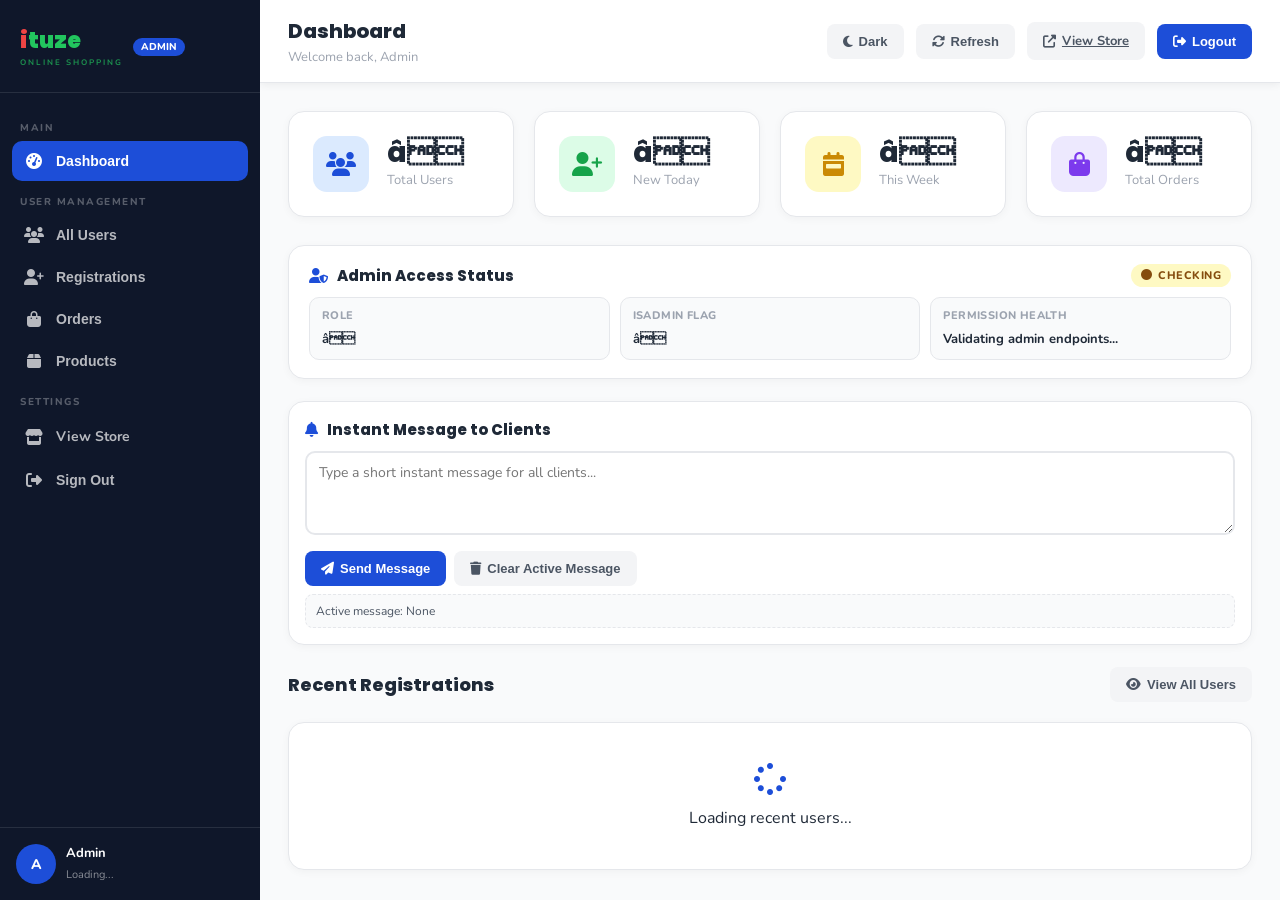
<file: public/admin.html>
<!DOCTYPE html>
<html lang="en">
<head>
  <meta charset="UTF-8" />
  <meta name="viewport" content="width=device-width, initial-scale=1.0" />
  <title>Admin Dashboard â Ituze Online Shopping</title>
  <meta name="robots" content="noindex, nofollow" />
  <link href="https://fonts.googleapis.com/css2?family=Nunito:wght@400;600;700;800;900&family=Poppins:wght@400;600;700;800&display=swap" rel="stylesheet" />
  <link rel="stylesheet" href="https://cdnjs.cloudflare.com/ajax/libs/font-awesome/6.5.0/css/all.min.css" />
  <style>
    *, *::before, *::after { box-sizing: border-box; margin: 0; padding: 0; }
    :root {
      --blue: #1d4ed8; --blue-light: #3b82f6; --blue-dark: #1e3a8a;
      --green: #16a34a; --red: #dc2626; --orange: #f59e0b;
      --gray-50: #f9fafb; --gray-100: #f3f4f6; --gray-200: #e5e7eb;
      --gray-400: #9ca3af; --gray-600: #4b5563; --gray-800: #1f2937;
      --sidebar-bg: #0f172a; --sidebar-width: 260px;
    }
    body { font-family: 'Nunito', sans-serif; background: var(--gray-50); color: var(--gray-800); min-height: 100vh; }

    body.dark-mode {
      --gray-50: #0b1220;
      --gray-100: #111a2d;
      --gray-200: #23314f;
      --gray-400: #9fb0cf;
      --gray-600: #d4dded;
      --gray-800: #ecf3ff;
      background: #0b1220;
      color: #ecf3ff;
    }
    body.dark-mode .main-content,
    body.dark-mode .topbar,
    body.dark-mode .page,
    body.dark-mode .stat-card,
    body.dark-mode .admin-access-card,
    body.dark-mode .instant-message-card,
    body.dark-mode .table-wrap,
    body.dark-mode .modal-content,
    body.dark-mode .form-grid,
    body.dark-mode .empty-state { background: #111a2d; color: #ecf3ff; border-color: #23314f; }
    body.dark-mode .data-table th { background: #0f172a; color: #9fb0cf; border-bottom-color: #23314f; }
    body.dark-mode .data-table td { border-bottom-color: #23314f; }
    body.dark-mode .data-table tr:hover td { background: #17243d; }
    body.dark-mode .search-input,
    body.dark-mode .filter-select,
    body.dark-mode .instant-message-card textarea,
    body.dark-mode .modal-content input,
    body.dark-mode .modal-content select { background: #0f172a; color: #ecf3ff; border-color: #23314f; }
    body.dark-mode .topbar-btn { background: #17243d; color: #dce7ff; }
    body.dark-mode .topbar-btn:hover { background: #223252; }
    body.dark-mode .topbar-btn.primary { background: #2563eb; color: #fff; }
    body.dark-mode .access-item,
    body.dark-mode .instant-preview,
    body.dark-mode .badge.user { background: #17243d; color: #cfe0ff; border-color: #2c3f66; }
    body.dark-mode .order-card { background: #111a2d; border-color: #23314f; }
    body.dark-mode .order-card .order-head,
    body.dark-mode .order-card .order-total { border-color: #23314f; }
    body.dark-mode .order-card .order-meta,
    body.dark-mode .order-card .order-items,
    body.dark-mode .order-card .order-location {
      background: #17243d;
      border-color: #23314f;
      color: #d7e3fb;
    }
    body.dark-mode .order-card .order-meta strong,
    body.dark-mode .order-card .order-items strong,
    body.dark-mode .order-card .order-location strong { color: #eaf2ff; }

    /* ââ Sidebar ââ */
    .sidebar {
      position: fixed; left: 0; top: 0; width: var(--sidebar-width);
      height: 100vh; background: var(--sidebar-bg); display: flex; flex-direction: column;
      z-index: 100; overflow-y: auto;
    }
    .sidebar-logo {
      padding: 24px 20px; border-bottom: 1px solid rgba(255,255,255,.1);
      display: flex; align-items: center; gap: 10px;
    }
    .logo-main { font-family: 'Poppins', sans-serif; font-size: 22px; font-weight: 900; color: #22c55e; }
    .logo-i { color: #ef4444; }
    .logo-sub { font-size: 8px; letter-spacing: 2px; font-weight: 700; color: #22c55e; display: block; opacity: .7; }
    .admin-badge {
      background: var(--blue); color: #fff; font-size: 10px; font-weight: 800;
      padding: 2px 8px; border-radius: 50px; margin-top: 2px; display: inline-block;
    }
    .sidebar-nav { padding: 16px 12px; flex: 1; }
    .nav-label { font-size: 10px; font-weight: 800; text-transform: uppercase; letter-spacing: 1.5px; color: rgba(255,255,255,.3); padding: 12px 8px 6px; }
    .nav-item {
      display: flex; align-items: center; gap: 12px; padding: 12px 12px;
      border-radius: 10px; color: rgba(255,255,255,.7); font-size: 14px; font-weight: 700;
      cursor: pointer; transition: all .2s; margin-bottom: 2px; border: none; background: none;
      width: 100%; text-align: left; text-decoration: none;
    }
    .nav-item i { width: 20px; text-align: center; font-size: 16px; }
    .nav-item:hover { background: rgba(255,255,255,.08); color: #fff; }
    .nav-item.active { background: var(--blue); color: #fff; }
    .nav-item.danger:hover { background: rgba(220,38,38,.2); color: #fca5a5; }
    .sidebar-footer { padding: 16px; border-top: 1px solid rgba(255,255,255,.1); }
    .admin-profile { display: flex; align-items: center; gap: 10px; }
    .admin-avatar { width: 40px; height: 40px; background: var(--blue); border-radius: 50%; display: flex; align-items: center; justify-content: center; color: #fff; font-weight: 800; font-size: 14px; }
    .admin-info strong { display: block; font-size: 13px; color: #fff; }
    .admin-info small { font-size: 11px; color: rgba(255,255,255,.5); }

    /* ââ Main ââ */
    .main-content { margin-left: var(--sidebar-width); padding: 0; min-height: 100vh; }

    /* ââ Top Bar ââ */
    .topbar {
      background: #fff; padding: 16px 28px; border-bottom: 1px solid var(--gray-200);
      display: flex; align-items: center; justify-content: space-between;
      position: sticky; top: 0; z-index: 50; box-shadow: 0 2px 8px rgba(0,0,0,.06);
    }
    .topbar-left h2 { font-family: 'Poppins', sans-serif; font-size: 20px; font-weight: 800; }
    .topbar-left p { font-size: 13px; color: var(--gray-400); margin-top: 2px; }
    .topbar-right { display: flex; align-items: center; gap: 12px; }
    .topbar-btn {
      background: var(--gray-100); border: none; padding: 10px 16px; border-radius: 8px;
      font-size: 13px; font-weight: 700; cursor: pointer; color: var(--gray-600);
      display: flex; align-items: center; gap: 6px; transition: background .2s;
    }
    .topbar-btn:hover { background: var(--gray-200); }
    .topbar-btn.primary { background: var(--blue); color: #fff; }
    .topbar-btn.primary:hover { background: var(--blue-dark); }

    .mobile-admin-nav {
      display: none;
      background: linear-gradient(135deg, #0f172a 0%, #111827 48%, #1e3a8a 100%);
      border-bottom: 1px solid rgba(147,197,253,.18);
      padding: 10px 12px 12px;
      position: sticky;
      top: 0;
      z-index: 45;
      box-shadow: 0 14px 34px rgba(15,23,42,.2);
    }
    .mobile-admin-nav-inner {
      display: grid;
      grid-template-columns: repeat(5, minmax(0, 1fr));
      gap: 7px;
    }
    .mobile-nav-item {
      min-width: 0;
      border: 1px solid rgba(255,255,255,.1);
      background: rgba(255,255,255,.08);
      color: #dbeafe;
      border-radius: 16px;
      padding: 10px 4px 8px;
      display: flex;
      flex-direction: column;
      align-items: center;
      justify-content: center;
      gap: 5px;
      font-family: 'Nunito', sans-serif;
      font-size: 10px;
      font-weight: 900;
      line-height: 1.05;
      cursor: pointer;
      transition: transform .18s ease, background .18s ease, border-color .18s ease, color .18s ease;
    }
    .mobile-nav-item i { font-size: 16px; }
    .mobile-nav-item:hover,
    .mobile-nav-item.active {
      transform: translateY(-1px);
      background: #fff;
      color: var(--blue);
      border-color: #bfdbfe;
      box-shadow: 0 10px 24px rgba(37,99,235,.22);
    }

    /* ââ Pages ââ */
    .page { display: none; padding: 28px; }
    .page.active { display: block; }

    /* ââ Stats Cards ââ */
    .stats-grid { display: grid; grid-template-columns: repeat(4,1fr); gap: 20px; margin-bottom: 28px; }
    .stat-card {
      background: #fff; border-radius: 16px; padding: 24px;
      border: 1px solid var(--gray-200); box-shadow: 0 2px 8px rgba(0,0,0,.04);
      display: flex; align-items: center; gap: 18px;
    }
    .stat-icon { width: 56px; height: 56px; border-radius: 14px; display: flex; align-items: center; justify-content: center; font-size: 24px; flex-shrink: 0; }
    .stat-info strong { display: block; font-family: 'Poppins', sans-serif; font-size: 28px; font-weight: 800; line-height: 1; }
    .stat-info span { font-size: 13px; color: var(--gray-400); margin-top: 4px; display: block; }
    .stat-info .stat-change { font-size: 12px; font-weight: 700; margin-top: 4px; display: flex; align-items: center; gap: 4px; }
    .stat-change.up { color: var(--green); }
    .stat-change.down { color: var(--red); }

    .admin-access-card {
      background: #fff;
      border: 1px solid var(--gray-200);
      border-radius: 16px;
      padding: 18px 20px;
      box-shadow: 0 2px 8px rgba(0,0,0,.04);
      margin-bottom: 22px;
    }
    .admin-access-head {
      display: flex;
      align-items: center;
      justify-content: space-between;
      gap: 10px;
      margin-bottom: 10px;
    }
    .admin-access-head h4 {
      font-family: 'Poppins', sans-serif;
      font-size: 15px;
      font-weight: 800;
    }
    .status-pill {
      display: inline-flex;
      align-items: center;
      gap: 6px;
      font-size: 11px;
      font-weight: 800;
      border-radius: 999px;
      padding: 4px 10px;
      text-transform: uppercase;
      letter-spacing: .5px;
    }
    .status-pill.healthy { background: #dcfce7; color: #166534; }
    .status-pill.warning { background: #fef9c3; color: #854d0e; }
    .access-grid {
      display: grid;
      grid-template-columns: repeat(3, minmax(0,1fr));
      gap: 10px;
    }
    .access-item {
      background: var(--gray-50);
      border: 1px solid var(--gray-200);
      border-radius: 10px;
      padding: 10px 12px;
    }
    .access-item span {
      display: block;
      font-size: 11px;
      font-weight: 800;
      color: var(--gray-400);
      margin-bottom: 4px;
      text-transform: uppercase;
      letter-spacing: .4px;
    }
    .access-item strong {
      font-size: 13px;
      color: var(--gray-800);
    }

    .instant-message-card {
      background: #fff;
      border: 1px solid var(--gray-200);
      border-radius: 16px;
      padding: 16px;
      box-shadow: 0 2px 8px rgba(0,0,0,.04);
      margin-bottom: 22px;
    }
    .instant-message-card h4 {
      font-family: 'Poppins', sans-serif;
      font-size: 15px;
      font-weight: 800;
      margin-bottom: 10px;
    }
    .instant-message-card textarea {
      width: 100%;
      min-height: 84px;
      border: 2px solid var(--gray-200);
      border-radius: 10px;
      padding: 10px 12px;
      resize: vertical;
      font-family: 'Nunito', sans-serif;
      font-size: 14px;
      outline: none;
      margin-bottom: 10px;
    }
    .instant-message-card textarea:focus { border-color: var(--blue); }
    .instant-actions { display: flex; gap: 8px; flex-wrap: wrap; margin-bottom: 8px; }
    .instant-preview {
      font-size: 12px;
      color: var(--gray-600);
      background: var(--gray-50);
      border: 1px dashed var(--gray-200);
      border-radius: 8px;
      padding: 8px 10px;
    }

    /* ââ Section Header ââ */
    .section-header {
      display: flex; align-items: center; justify-content: space-between;
      margin-bottom: 20px; flex-wrap: wrap; gap: 12px;
    }
    .section-header h3 { font-family: 'Poppins', sans-serif; font-size: 18px; font-weight: 800; }

    /* ââ Search & Filter ââ */
    .table-controls {
      display: flex; align-items: center; gap: 12px; margin-bottom: 16px; flex-wrap: wrap;
    }
    .search-input {
      flex: 1; min-width: 200px; padding: 10px 16px; border: 2px solid var(--gray-200);
      border-radius: 10px; font-family: 'Nunito', sans-serif; font-size: 14px; outline: none;
    }
    .search-input:focus { border-color: var(--blue); }
    .filter-select {
      padding: 10px 16px; border: 2px solid var(--gray-200); border-radius: 10px;
      font-family: 'Nunito', sans-serif; font-size: 14px; cursor: pointer; outline: none;
    }

    /* ââ Users Table ââ */
    .table-wrap { background: #fff; border-radius: 16px; border: 1px solid var(--gray-200); overflow: auto; box-shadow: 0 2px 8px rgba(0,0,0,.04); }
    .data-table { width: 100%; border-collapse: collapse; min-width: 860px; }
    .data-table th {
      background: var(--gray-50); padding: 14px 16px; text-align: left;
      font-size: 12px; font-weight: 800; text-transform: uppercase; letter-spacing: .8px;
      color: var(--gray-400); border-bottom: 1px solid var(--gray-200);
    }
    .data-table td { padding: 14px 16px; border-bottom: 1px solid var(--gray-100); vertical-align: middle; font-size: 14px; }
    .data-table tr:last-child td { border-bottom: none; }
    .data-table tr:hover td { background: var(--gray-50); }
    .user-avatar { width: 38px; height: 38px; border-radius: 50%; display: flex; align-items: center; justify-content: center; color: #fff; font-weight: 800; font-size: 14px; }
    .user-info strong { display: block; font-weight: 700; }
    .user-info small { font-size: 12px; color: var(--gray-400); }
    .badge {
      display: inline-flex; align-items: center; gap: 4px;
      padding: 3px 10px; border-radius: 50px; font-size: 11px; font-weight: 800;
    }
    .badge.admin { background: #dbeafe; color: var(--blue); }
    .badge.user { background: var(--gray-100); color: var(--gray-600); }
    .badge.active { background: #dcfce7; color: var(--green); }
    .badge.blocked { background: #fef2f2; color: var(--red); }
    .action-btns { display: flex; gap: 6px; flex-wrap: wrap; }
    .act-btn {
      padding: 6px 12px; border: none; border-radius: 8px;
      font-size: 12px; font-weight: 800; cursor: pointer; transition: all .2s;
      display: flex; align-items: center; gap: 4px;
    }
    .act-btn.view { background: #dbeafe; color: var(--blue); }
    .act-btn.view:hover { background: var(--blue); color: #fff; }
    .act-btn.block { background: #fef9c3; color: #ca8a04; }
    .act-btn.block:hover { background: #ca8a04; color: #fff; }
    .act-btn.unblock { background: #dcfce7; color: var(--green); }
    .act-btn.unblock:hover { background: var(--green); color: #fff; }
    .act-btn.delete { background: #fef2f2; color: var(--red); }
    .act-btn.delete:hover { background: var(--red); color: #fff; }

    /* ââ Orders mobile cards ââ */
    .orders-cards { display: none; gap: 12px; }
    .order-card {
      background: #fff;
      border: 1px solid var(--gray-200);
      border-radius: 16px;
      padding: 12px;
      box-shadow: 0 2px 10px rgba(2,6,23,.06);
    }
    .order-head {
      display: flex;
      align-items: center;
      justify-content: space-between;
      gap: 8px;
      padding-bottom: 10px;
      margin-bottom: 10px;
      border-bottom: 1px solid var(--gray-200);
    }
    .order-number { font-family: 'Poppins', sans-serif; font-size: 14px; font-weight: 800; }
    .order-date { font-size: 11px; color: var(--gray-400); }
    .order-grid { display: grid; gap: 8px; }
    .order-meta,
    .order-items,
    .order-location {
      background: var(--gray-50);
      border: 1px solid var(--gray-200);
      border-radius: 10px;
      padding: 9px 10px;
      font-size: 12px;
      color: var(--gray-600);
      line-height: 1.45;
    }
    .order-meta strong,
    .order-items strong,
    .order-location strong {
      display: block;
      color: var(--gray-800);
      font-size: 12px;
      margin-bottom: 2px;
    }
    .order-total {
      margin-top: 10px;
      padding-top: 10px;
      border-top: 1px dashed var(--gray-200);
      display: flex;
      align-items: center;
      justify-content: space-between;
      font-size: 12px;
    }
    .order-total strong { font-family: 'Poppins', sans-serif; font-size: 17px; }
    .order-actions {
      display: grid;
      grid-template-columns: repeat(3, minmax(0, 1fr));
      gap: 8px;
      margin-top: 10px;
    }
    .order-actions .act-btn {
      justify-content: center;
      min-height: 36px;
      padding: 8px 6px;
      font-size: 11px;
      text-decoration: none;
      border: 1px solid transparent;
    }
    .order-actions .act-btn.call { background: #ecfeff; color: #0f766e; border-color: #99f6e4; }
    .order-actions .act-btn.call:hover { background: #0f766e; color: #fff; }

    /* ââ Empty state ââ */
    .empty-state {
      text-align: center; padding: 60px 20px; color: var(--gray-400);
    }
    .empty-state i { font-size: 56px; margin-bottom: 16px; display: block; }
    .empty-state strong { display: block; font-size: 18px; color: var(--gray-600); margin-bottom: 8px; }

    /* ââ Loading spinner ââ */
    .loading { text-align: center; padding: 40px; }
    .loading i { font-size: 32px; color: var(--blue); animation: spin .8s linear infinite; display: block; margin-bottom: 12px; }
    @keyframes spin { to { transform: rotate(360deg); } }

    /* ââ Modal ââ */
    .modal-overlay { display: none; position: fixed; inset: 0; background: rgba(0,0,0,.5); z-index: 1000; backdrop-filter: blur(4px); }
    .modal-overlay.open { display: flex; align-items: center; justify-content: center; padding: 20px; }
    .modal {
      background: #fff; border-radius: 20px; padding: 32px; width: 100%; max-width: 520px;
      box-shadow: 0 24px 80px rgba(0,0,0,.2); position: relative;
    }
    .modal h3 { font-family: 'Poppins', sans-serif; font-size: 20px; font-weight: 800; margin-bottom: 20px; }
    .modal-close { position: absolute; top: 16px; right: 16px; background: var(--gray-100); border: none; width: 34px; height: 34px; border-radius: 50%; font-size: 16px; cursor: pointer; }
    .modal-body { display: flex; flex-direction: column; gap: 14px; }
    .modal-field label { display: block; font-size: 12px; font-weight: 800; color: var(--gray-600); margin-bottom: 4px; text-transform: uppercase; letter-spacing: .5px; }
    .modal-field input {
      width: 100%; padding: 10px 14px; border: 2px solid var(--gray-200); border-radius: 8px;
      font-family: 'Nunito', sans-serif; font-size: 14px; outline: none;
    }
    .modal-field input:focus { border-color: var(--blue); }
    .modal-actions { display: flex; gap: 10px; margin-top: 8px; }
    .btn-modal {
      flex: 1; padding: 12px; border: none; border-radius: 10px;
      font-family: 'Nunito', sans-serif; font-size: 14px; font-weight: 800; cursor: pointer;
    }
    .btn-modal.primary { background: var(--blue); color: #fff; }
    .btn-modal.primary:hover { background: var(--blue-dark); }
    .btn-modal.cancel { background: var(--gray-100); color: var(--gray-600); }
    .btn-modal.danger { background: var(--red); color: #fff; }

    .product-form-grid-4 { display:grid; grid-template-columns:repeat(4,1fr); gap:10px; }
    .product-form-grid-3 { display:grid; grid-template-columns:1fr 180px 180px; gap:10px; margin-top:10px; }

    /* ââ Toast ââ */
    .toast {
      position: fixed; bottom: 24px; right: 24px; padding: 14px 22px;
      border-radius: 12px; font-size: 14px; font-weight: 700; z-index: 9999;
      transform: translateY(80px); opacity: 0; transition: all .3s;
      display: flex; align-items: center; gap: 8px; background: var(--gray-800); color: #fff;
    }
    .toast.show { transform: translateY(0); opacity: 1; }
    .toast.success { background: var(--green); }
    .toast.error { background: var(--red); }

    /* ââ Responsive ââ */
    @media (max-width: 900px) {
      .sidebar { transform: translateX(-100%); transition: transform .3s; }
      .sidebar.open { transform: translateX(0); }
      .main-content { margin-left: 0; }
      .mobile-admin-nav { display: block; top: 0; }
      .stats-grid { grid-template-columns: repeat(2,1fr); }
      .topbar { padding: 14px 16px; flex-wrap: wrap; gap: 10px; }
      .topbar-right { width: 100%; justify-content: flex-start; flex-wrap: wrap; }
      .topbar-btn { padding: 9px 12px; }
      .product-form-grid-4 { grid-template-columns: repeat(2,1fr); }
      .product-form-grid-3 { grid-template-columns: 1fr; }
      #ordersPage .table-wrap { display: none; }
      #ordersPage .orders-cards { display: grid; }
    }
    @media (max-width: 600px) {
      body { padding-bottom: env(safe-area-inset-bottom); }
      .topbar { align-items: flex-start; padding: 12px; }
      .topbar-left h2 { font-size: 20px; }
      .topbar-right { display: grid; grid-template-columns: repeat(2, minmax(0,1fr)); gap: 8px; }
      .topbar-btn { justify-content: center; border-radius: 10px; min-height: 38px; }
      .mobile-admin-nav { padding: 9px 8px 11px; }
      .mobile-admin-nav-inner { grid-template-columns: repeat(5, minmax(0, 1fr)); gap: 5px; }
      .mobile-nav-item { border-radius: 14px; padding: 9px 2px 7px; font-size: 9.5px; }
      .stats-grid { grid-template-columns: 1fr; }
      .page { padding: 16px; }
      .product-form-grid-4 { grid-template-columns: 1fr; }
      .access-grid { grid-template-columns: 1fr; }
    }
    @media (max-width: 390px) {
      .mobile-admin-nav { padding-left: 6px; padding-right: 6px; }
      .mobile-admin-nav-inner { gap: 4px; }
      .mobile-nav-item { font-size: 8.5px; padding: 8px 1px 6px; border-radius: 12px; }
      .mobile-nav-item i { font-size: 14px; }
      .order-actions { grid-template-columns: 1fr; }
    }
  </style>
</head>
<body>

<!-- Sidebar -->
<aside class="sidebar" id="sidebar">
  <div class="sidebar-logo">
    <div>
      <span class="logo-main"><span class="logo-i">i</span>tuze</span>
      <span class="logo-sub">ONLINE SHOPPING</span>
    </div>
    <span class="admin-badge">ADMIN</span>
  </div>

  <nav class="sidebar-nav">
    <div class="nav-label">Main</div>
    <button class="nav-item active" id="navDashboard" onclick="showPage('dashboard')">
      <i class="fas fa-tachometer-alt"></i> Dashboard
    </button>

    <div class="nav-label">User Management</div>
    <button class="nav-item" id="navUsers" onclick="showPage('users')">
      <i class="fas fa-users"></i> All Users
    </button>
    <button class="nav-item" id="navRegistrations" onclick="showPage('registrations')">
      <i class="fas fa-user-plus"></i> Registrations
    </button>
    <button class="nav-item" id="navOrders" onclick="showPage('orders')">
      <i class="fas fa-bag-shopping"></i> Orders
    </button>
    <button class="nav-item" id="navProducts" onclick="showPage('products')">
      <i class="fas fa-box"></i> Products
    </button>

    <div class="nav-label">Settings</div>
    <a href="index.html" class="nav-item">
      <i class="fas fa-store"></i> View Store
    </a>
    <button class="nav-item danger" onclick="doLogout()">
      <i class="fas fa-sign-out-alt"></i> Sign Out
    </button>
  </nav>

  <div class="sidebar-footer">
    <div class="admin-profile">
      <div class="admin-avatar" id="adminAvatarSidebar">A</div>
      <div class="admin-info">
        <strong id="adminNameSidebar">Admin</strong>
        <small id="adminEmailSidebar">Loading...</small>
      </div>
    </div>
  </div>
</aside>

<!-- Main Content -->
<div class="main-content">
  <!-- Top Bar -->
  <div class="topbar">
    <div class="topbar-left">
      <h2 id="pageTitle">Dashboard</h2>
      <p id="pageSubtitle">Welcome back, Admin</p>
    </div>
    <div class="topbar-right">
      <button class="topbar-btn" id="themeToggleBtn" onclick="toggleAdminTheme()"><i id="themeToggleIcon" class="fas fa-moon"></i> <span id="themeToggleText">Dark</span></button>
      <button class="topbar-btn" onclick="refreshData()"><i class="fas fa-sync-alt"></i> Refresh</button>
      <a href="index.html" class="topbar-btn"><i class="fas fa-external-link-alt"></i> View Store</a>
      <button class="topbar-btn primary" onclick="doLogout()"><i class="fas fa-sign-out-alt"></i> Logout</button>
    </div>
  </div>

  <nav class="mobile-admin-nav" aria-label="Admin mobile navigation">
    <div class="mobile-admin-nav-inner">
      <button class="mobile-nav-item active" id="mobileNavDashboard" onclick="showPage('dashboard')"><i class="fas fa-chart-line"></i><span>Dashboard</span></button>
      <button class="mobile-nav-item" id="mobileNavUsers" onclick="showPage('users')"><i class="fas fa-users"></i><span>Users</span></button>
      <button class="mobile-nav-item" id="mobileNavRegistrations" onclick="showPage('registrations')"><i class="fas fa-user-plus"></i><span>Registration</span></button>
      <button class="mobile-nav-item" id="mobileNavOrders" onclick="showPage('orders')"><i class="fas fa-bag-shopping"></i><span>Orders</span></button>
      <button class="mobile-nav-item" id="mobileNavProducts" onclick="showPage('products')"><i class="fas fa-box-open"></i><span>Products</span></button>
    </div>
  </nav>

  <!-- Dashboard Page -->
  <div class="page active" id="dashboardPage">
    <div class="stats-grid" id="statsGrid">
      <div class="stat-card">
        <div class="stat-icon" style="background:#dbeafe;color:#1d4ed8"><i class="fas fa-users"></i></div>
        <div class="stat-info"><strong id="statTotal">â</strong><span>Total Users</span></div>
      </div>
      <div class="stat-card">
        <div class="stat-icon" style="background:#dcfce7;color:#16a34a"><i class="fas fa-user-plus"></i></div>
        <div class="stat-info"><strong id="statToday">â</strong><span>New Today</span></div>
      </div>
      <div class="stat-card">
        <div class="stat-icon" style="background:#fef9c3;color:#ca8a04"><i class="fas fa-calendar-week"></i></div>
        <div class="stat-info"><strong id="statWeek">â</strong><span>This Week</span></div>
      </div>
      <div class="stat-card">
        <div class="stat-icon" style="background:#ede9fe;color:#7c3aed"><i class="fas fa-bag-shopping"></i></div>
        <div class="stat-info"><strong id="statOrders">â</strong><span>Total Orders</span></div>
      </div>
    </div>

    <div class="admin-access-card" id="adminAccessCard">
      <div class="admin-access-head">
        <h4><i class="fas fa-user-shield" style="color:#1d4ed8;margin-right:6px"></i> Admin Access Status</h4>
        <span class="status-pill warning" id="accessHealthPill"><i class="fas fa-circle"></i> Checking</span>
      </div>
      <div class="access-grid">
        <div class="access-item">
          <span>Role</span>
          <strong id="accessRole">â</strong>
        </div>
        <div class="access-item">
          <span>isAdmin Flag</span>
          <strong id="accessIsAdmin">â</strong>
        </div>
        <div class="access-item">
          <span>Permission Health</span>
          <strong id="accessHealthText">Validating admin endpoints...</strong>
        </div>
      </div>
    </div>

    <div class="instant-message-card">
      <h4><i class="fas fa-bell" style="color:#1d4ed8;margin-right:6px"></i> Instant Message to Clients</h4>
      <textarea id="clientMessageText" placeholder="Type a short instant message for all clients..."></textarea>
      <div class="instant-actions">
        <button class="topbar-btn primary" onclick="sendClientInstantMessage()"><i class="fas fa-paper-plane"></i> Send Message</button>
        <button class="topbar-btn" onclick="clearClientInstantMessage()"><i class="fas fa-trash"></i> Clear Active Message</button>
      </div>
      <div class="instant-preview" id="clientMessagePreview">Active message: None</div>
    </div>

    <div class="section-header">
      <h3>Recent Registrations</h3>
      <button class="topbar-btn" onclick="showPage('users')"><i class="fas fa-eye"></i> View All Users</button>
    </div>
    <div class="table-wrap">
      <div class="loading" id="recentLoading"><i class="fas fa-spinner"></i> Loading recent users...</div>
      <table class="data-table" id="recentTable" style="display:none">
        <thead>
          <tr>
            <th>User</th>
            <th>Email</th>
            <th>Phone</th>
            <th>Role</th>
            <th>Joined</th>
            <th>Status</th>
          </tr>
        </thead>
        <tbody id="recentBody"></tbody>
      </table>
    </div>
  </div>

  <!-- Users Page -->
  <div class="page" id="usersPage">
    <div class="table-controls">
      <input type="text" id="userSearch" class="search-input" placeholder="Search by name, email, phone..." oninput="filterUsers()" />
      <select class="filter-select" id="userFilter" onchange="filterUsers()">
        <option value="all">All Users</option>
        <option value="active">Active</option>
        <option value="blocked">Blocked</option>
        <option value="admin">Admins</option>
      </select>
      <button class="topbar-btn primary" onclick="loadUsers()"><i class="fas fa-sync-alt"></i> Refresh</button>
    </div>

    <div class="table-wrap">
      <div class="loading" id="usersLoading"><i class="fas fa-spinner"></i> Loading users...</div>
      <table class="data-table" id="usersTable" style="display:none">
        <thead>
          <tr>
            <th>User</th>
            <th>Email</th>
            <th>Phone</th>
            <th>Role</th>
            <th>Status</th>
            <th>Joined</th>
            <th>Actions</th>
          </tr>
        </thead>
        <tbody id="usersBody"></tbody>
      </table>
      <div class="empty-state" id="usersEmpty" style="display:none">
        <i class="fas fa-users"></i>
        <strong>No users found</strong>
        <p>No users match your search criteria.</p>
      </div>
    </div>
  </div>

  <!-- Registrations Page -->
  <div class="page" id="registrationsPage">
    <div class="section-header">
      <h3>New Registrations</h3>
      <button class="topbar-btn" onclick="loadUsers()"><i class="fas fa-sync-alt"></i> Refresh</button>
    </div>

    <div class="table-wrap">
      <div class="loading" id="regLoading"><i class="fas fa-spinner"></i> Loading...</div>
      <table class="data-table" id="regTable" style="display:none">
        <thead>
          <tr>
            <th>#</th>
            <th>Name</th>
            <th>Email</th>
            <th>Phone</th>
            <th>Registered At</th>
            <th>Status</th>
            <th>Actions</th>
          </tr>
        </thead>
        <tbody id="regBody"></tbody>
      </table>
    </div>
  </div>

  <!-- Orders Page -->
  <div class="page" id="ordersPage">
    <div class="section-header">
      <h3>Client Orders</h3>
      <button class="topbar-btn" onclick="loadOrders()"><i class="fas fa-sync-alt"></i> Refresh</button>
    </div>
    <div class="table-wrap">
      <div class="loading" id="ordersLoading"><i class="fas fa-spinner"></i> Loading orders...</div>
      <table class="data-table" id="ordersTable" style="display:none">
        <thead>
          <tr>
            <th>Order</th>
            <th>Customer</th>
            <th>Products Bought</th>
            <th>Location</th>
            <th>Total (RWF)</th>
            <th>Status</th>
            <th>Date</th>
            <th>Notify</th>
          </tr>
        </thead>
        <tbody id="ordersBody"></tbody>
      </table>
    </div>
    <div class="orders-cards" id="ordersCards"></div>
  </div>

  <!-- Products Page -->
  <div class="page" id="productsPage">
    <div class="section-header">
      <h3>Product Control</h3>
      <button class="topbar-btn" onclick="loadProducts()"><i class="fas fa-sync-alt"></i> Refresh</button>
    </div>
    <div class="table-wrap" style="padding:16px;margin-bottom:16px">
      <div class="row product-form-grid-4">
        <input class="search-input" id="pName" placeholder="Product name" />
        <input class="search-input" id="pCategory" placeholder="Category" />
        <input class="search-input" id="pPrice" type="number" placeholder="Price RWF" />
        <input class="search-input" id="pOrig" type="number" placeholder="Original RWF" />
      </div>
      <div class="row product-form-grid-3">
        <input class="search-input" id="pImage" placeholder="Product image URL (optional, https://...)" />
        <select class="filter-select" id="pBadge"><option>NEW</option><option>HOT</option><option>SALE</option><option>BESTSELLER</option></select>
        <button class="topbar-btn primary" onclick="createProduct()"><i class="fas fa-plus"></i> Add Product</button>
      </div>
    </div>
    <div class="table-wrap">
      <div class="loading" id="productsLoading"><i class="fas fa-spinner"></i> Loading products...</div>
      <table class="data-table" id="productsTable" style="display:none">
        <thead>
          <tr>
            <th>Name</th>
            <th>Category</th>
            <th>Price</th>
            <th>Image</th>
            <th>Status</th>
            <th>Action</th>
          </tr>
        </thead>
        <tbody id="productsBody"></tbody>
      </table>
    </div>
  </div>
</div>

<!-- Edit User Modal -->
<div class="modal-overlay" id="editModal" onclick="closeEditModal(event)">
  <div class="modal">
    <button class="modal-close" onclick="closeModal('editModal')"><i class="fas fa-times"></i></button>
    <h3><i class="fas fa-user-edit" style="color:#1d4ed8;margin-right:8px"></i>Edit User</h3>
    <div class="modal-body">
      <div class="modal-field"><label>First Name</label><input type="text" id="editFirstName" /></div>
      <div class="modal-field"><label>Last Name</label><input type="text" id="editLastName" /></div>
      <div class="modal-field"><label>Email</label><input type="email" id="editEmail" /></div>
      <div class="modal-field"><label>Phone</label><input type="tel" id="editPhone" /></div>
    </div>
    <div class="modal-actions" style="margin-top:20px">
      <button class="btn-modal cancel" onclick="closeModal('editModal')">Cancel</button>
      <button class="btn-modal primary" onclick="saveEdit()"><i class="fas fa-save"></i> Save Changes</button>
    </div>
  </div>
</div>

<!-- Delete Confirm Modal -->
<div class="modal-overlay" id="deleteModal" onclick="closeEditModal(event)">
  <div class="modal">
    <button class="modal-close" onclick="closeModal('deleteModal')"><i class="fas fa-times"></i></button>
    <h3 style="color:#dc2626"><i class="fas fa-exclamation-triangle" style="margin-right:8px"></i>Delete User</h3>
    <p style="color:#4b5563;margin-bottom:20px">Are you sure you want to permanently delete user <strong id="deleteUserName"></strong>? This action cannot be undone.</p>
    <div class="modal-actions">
      <button class="btn-modal cancel" onclick="closeModal('deleteModal')">Cancel</button>
      <button class="btn-modal danger" onclick="confirmDelete()"><i class="fas fa-trash"></i> Delete User</button>
    </div>
  </div>
</div>

<!-- Toast -->
<div class="toast" id="adminToast"></div>

<script src="https://npmcdn.com/parse/dist/parse.min.js"></script>
<script>
Parse.initialize("TpiBmthg1BvbcbU9GjGUX74hHCz5Muoh5buAglTm", "mwGP82zcPZsUDUdbVN7T6H70RFydSTGxDHQIejdY");
Parse.serverURL = "https://parseapi.back4app.com/";

let allUsers = [];
let allOrders = [];
let allProducts = [];
let editingUserId = null;
let deletingUserId = null;
const ADMIN_NOTIFY_PHONE = '250786540493';

function applyAdminTheme(mode) {
  const isDark = mode === 'dark';
  document.body.classList.toggle('dark-mode', isDark);
  localStorage.setItem('ituze_admin_theme', isDark ? 'dark' : 'light');
  const icon = document.getElementById('themeToggleIcon');
  const text = document.getElementById('themeToggleText');
  if (icon) icon.className = isDark ? 'fas fa-sun' : 'fas fa-moon';
  if (text) text.textContent = isDark ? 'Light' : 'Dark';
}

function toggleAdminTheme() {
  const isDark = document.body.classList.contains('dark-mode');
  applyAdminTheme(isDark ? 'light' : 'dark');
}

// ââ Auth Check ââââââââââââââââââââââââââââââââââââââââââââââââ
function handleAdminError(error) {
  const code = Number(error?.code);
  if (code === 119 || code === 209 || code === Parse.Error.SESSION_MISSING) {
    Parse.User.logOut().finally(() => { window.location.href = 'auth.html'; });
    return true;
  }
  return false;
}

async function checkAuth() {
  const user = Parse.User.current();
  if (!user) { window.location.href = 'auth.html'; return null; }

  try { await Parse.Cloud.run('adminGrantAccess'); } catch (_) {}

  try {
    // Silent permission check to avoid visible "Admin only" errors on screen
    await Parse.Cloud.run('adminGetStats');
  } catch (e) {
    if (handleAdminError(e)) return null;
    window.location.href = 'index.html';
    return null;
  }

  const name = user.get('firstName') || 'Admin';
  const email = user.get('email') || '';
  document.getElementById('adminNameSidebar').textContent = name + ' (Admin)';
  document.getElementById('adminEmailSidebar').textContent = email;
  document.getElementById('adminAvatarSidebar').textContent = name.charAt(0).toUpperCase();
  document.getElementById('pageSubtitle').textContent = `Welcome back, ${name}!`;
  await updateAdminAccessStatus(user);
  return user;
}

async function updateAdminAccessStatus(user) {
  const safeUser = user || Parse.User.current();
  const roleEl = document.getElementById('accessRole');
  const isAdminEl = document.getElementById('accessIsAdmin');
  const healthTextEl = document.getElementById('accessHealthText');
  const healthPillEl = document.getElementById('accessHealthPill');
  if (!safeUser || !roleEl || !isAdminEl || !healthTextEl || !healthPillEl) return;

  roleEl.textContent = safeUser.get('isAdmin') ? 'Admin' : 'User';
  isAdminEl.textContent = safeUser.get('isAdmin') ? 'True' : 'False';
  healthTextEl.textContent = 'Checking admin endpoints...';
  healthPillEl.className = 'status-pill warning';
  healthPillEl.innerHTML = '<i class="fas fa-circle"></i> Checking';

  const checks = await Promise.allSettled([
    Parse.Cloud.run('adminGetStats'),
    Parse.Cloud.run('adminGetProducts'),
  ]);
  const ok = checks.filter(c => c.status === 'fulfilled').length;
  const healthy = ok === checks.length;

  if (healthy) {
    roleEl.textContent = 'Admin';
    isAdminEl.textContent = 'True';
    healthTextEl.textContent = 'All required admin permissions are active.';
    healthPillEl.className = 'status-pill healthy';
    healthPillEl.innerHTML = '<i class="fas fa-check-circle"></i> Healthy';
  } else {
    healthTextEl.textContent = `Some permissions failed (${ok}/${checks.length} checks passed).`;
    healthPillEl.className = 'status-pill warning';
    healthPillEl.innerHTML = '<i class="fas fa-exclamation-circle"></i> Warning';
  }
}

// ââ Page Navigation ââââââââââââââââââââââââââââââââââââââââââââ
function showPage(page) {
  document.querySelectorAll('.page').forEach(p => p.classList.remove('active'));
  document.querySelectorAll('.nav-item, .mobile-nav-item').forEach(n => n.classList.remove('active'));
  document.getElementById(page + 'Page').classList.add('active');
  const pageKey = page.charAt(0).toUpperCase() + page.slice(1);
  const navEl = document.getElementById('nav' + pageKey);
  const mobileNavEl = document.getElementById('mobileNav' + pageKey);
  if (navEl) navEl.classList.add('active');
  if (mobileNavEl) mobileNavEl.classList.add('active');
  const titles = { dashboard: ['Dashboard', 'Overview & statistics'], users: ['All Users', 'Manage all registered users'], registrations: ['Registrations', 'Recent user registrations'], orders: ['Orders', 'Client orders with locations'], products: ['Products', 'Add and control products'] };
  if (titles[page]) {
    document.getElementById('pageTitle').textContent = titles[page][0];
    document.getElementById('pageSubtitle').textContent = titles[page][1];
  }
  if (page === 'users' || page === 'registrations') loadUsers();
  if (page === 'orders') loadOrders();
  if (page === 'products') loadProducts();
  if (page === 'dashboard') loadDashboard();
}

// ââ Toast ââââââââââââââââââââââââââââââââââââââââââââââââââââââ
function toast(msg, type = '') {
  const t = document.getElementById('adminToast');
  t.textContent = msg;
  t.className = `toast show ${type}`;
  setTimeout(() => t.className = 'toast', 3000);
}

// ââ Load Dashboard âââââââââââââââââââââââââââââââââââââââââââââ
async function loadDashboard() {
  try {
    const stats = await Parse.Cloud.run('adminGetStats');
    document.getElementById('statTotal').textContent = stats.totalUsers;
    document.getElementById('statToday').textContent = stats.newToday;
    document.getElementById('statWeek').textContent = stats.newThisWeek;
    document.getElementById('statOrders').textContent = stats.totalOrders || 0;
    await updateAdminAccessStatus(Parse.User.current());
    await loadClientMessagePreview();
  } catch (e) {
    if (handleAdminError(e)) return;
  }

  const loading = document.getElementById('recentLoading');
  const table = document.getElementById('recentTable');
  loading.style.display = 'block'; table.style.display = 'none';

  try {
    const users = await Parse.Cloud.run('adminGetUsers');
    const recent = users.slice(0, 8);
    const tbody = document.getElementById('recentBody');
    tbody.innerHTML = recent.map(u => buildUserRow(u, false)).join('');
    loading.style.display = 'none'; table.style.display = 'table';
  } catch (e) {
    if (handleAdminError(e)) return;
    loading.innerHTML = `<p style="color:#9ca3af">Unable to load users right now.</p>`;
  }
}

async function loadClientMessagePreview() {
  const preview = document.getElementById('clientMessagePreview');
  if (!preview) return;
  try {
    const active = await Parse.Cloud.run('publicGetClientMessage');
    if (!active || !active.text) {
      preview.textContent = 'Active message: None';
      return;
    }
    preview.textContent = `Active message: ${active.text}`;
  } catch (_) {
    preview.textContent = 'Active message: Unable to load.';
  }
}

async function sendClientInstantMessage() {
  const input = document.getElementById('clientMessageText');
  const text = (input?.value || '').trim();
  if (!text) {
    toast('Write a message first.', 'error');
    return;
  }
  try {
    await Parse.Cloud.run('adminSetClientMessage', { text });
    toast('Instant message sent to clients.', 'success');
    input.value = '';
    await loadClientMessagePreview();
  } catch (e) {
    if (handleAdminError(e)) return;
    toast('Unable to send instant message.', 'error');
  }
}

async function clearClientInstantMessage() {
  try {
    await Parse.Cloud.run('adminClearClientMessage');
    toast('Active instant message cleared.', 'success');
    await loadClientMessagePreview();
  } catch (e) {
    if (handleAdminError(e)) return;
    toast('Unable to clear message.', 'error');
  }
}

// ââ Load Users âââââââââââââââââââââââââââââââââââââââââââââââââ
async function loadUsers() {
  const loadingU = document.getElementById('usersLoading');
  const tableU = document.getElementById('usersTable');
  const loadingR = document.getElementById('regLoading');
  const tableR = document.getElementById('regTable');
  if (loadingU) { loadingU.style.display = 'block'; tableU.style.display = 'none'; }
  if (loadingR) { loadingR.style.display = 'block'; tableR.style.display = 'none'; }
  try {
    allUsers = await Parse.Cloud.run('adminGetUsers');
    renderUsersTable(allUsers);
    renderRegTable(allUsers);
  } catch (e) {
    if (handleAdminError(e)) return;
    if (loadingU) loadingU.innerHTML = `<p style="color:#9ca3af">Unable to load users right now.</p>`;
  }
}

function renderUsersTable(users) {
  const loading = document.getElementById('usersLoading');
  const table = document.getElementById('usersTable');
  const empty = document.getElementById('usersEmpty');
  if (!table) return;
  if (users.length === 0) {
    loading.style.display = 'none'; table.style.display = 'none'; empty.style.display = 'block';
    return;
  }
  const tbody = document.getElementById('usersBody');
  tbody.innerHTML = users.map(u => buildUserRow(u, true)).join('');
  loading.style.display = 'none'; table.style.display = 'table'; empty.style.display = 'none';
}

function renderRegTable(users) {
  const loading = document.getElementById('regLoading');
  const table = document.getElementById('regTable');
  if (!table) return;
  const nonAdmins = users.filter(u => !u.isAdmin);
  const tbody = document.getElementById('regBody');
  tbody.innerHTML = nonAdmins.map((u, i) => `
    <tr>
      <td><strong>#${i+1}</strong></td>
      <td><strong>${u.firstName || ''} ${u.lastName || ''}</strong></td>
      <td>${u.email || u.username}</td>
      <td>${u.phone || 'â'}</td>
      <td>${formatDate(u.createdAt)}</td>
      <td><span class="badge ${u.blocked ? 'blocked' : 'active'}">${u.blocked ? 'Blocked' : 'Active'}</span></td>
      <td>
        <div class="action-btns">
          ${u.blocked
            ? `<button class="act-btn unblock" onclick="toggleBlock('${u.objectId}',false)"><i class="fas fa-unlock"></i> Unblock</button>`
            : `<button class="act-btn block" onclick="toggleBlock('${u.objectId}',true)"><i class="fas fa-ban"></i> Block</button>`}
          <button class="act-btn delete" onclick="openDelete('${u.objectId}','${u.email}')"><i class="fas fa-trash"></i></button>
        </div>
      </td>
    </tr>
  `).join('');
  loading.style.display = 'none'; table.style.display = 'table';
}

function buildUserRow(u, showActions) {
  const initials = ((u.firstName || '')[0] || (u.email || '?')[0]).toUpperCase();
  const colors = ['#1d4ed8','#16a34a','#dc2626','#7c3aed','#f59e0b','#db2777'];
  const color = colors[u.objectId.charCodeAt(0) % colors.length];
  return `
    <tr>
      <td>
        <div style="display:flex;align-items:center;gap:10px">
          <div class="user-avatar" style="background:${color}">${initials}</div>
          <div class="user-info">
            <strong>${u.firstName || ''} ${u.lastName || ''}</strong>
            <small>@${(u.username || u.email || '').split('@')[0]}</small>
          </div>
        </div>
      </td>
      <td>${u.email || u.username || 'â'}</td>
      <td>${u.phone || 'â'}</td>
      <td><span class="badge ${u.isAdmin ? 'admin' : 'user'}">${u.isAdmin ? 'Admin' : 'User'}</span></td>
      ${showActions ? `<td><span class="badge ${u.blocked ? 'blocked' : 'active'}">${u.blocked ? 'Blocked' : 'Active'}</span></td>` : ''}
      <td>${formatDate(u.createdAt)}</td>
      ${showActions && !u.isAdmin ? `
        <td>
          <div class="action-btns">
            <button class="act-btn view" onclick="openEdit('${u.objectId}')"><i class="fas fa-edit"></i> Edit</button>
            ${u.blocked
              ? `<button class="act-btn unblock" onclick="toggleBlock('${u.objectId}',false)"><i class="fas fa-unlock"></i></button>`
              : `<button class="act-btn block" onclick="toggleBlock('${u.objectId}',true)"><i class="fas fa-ban"></i></button>`}
            <button class="act-btn delete" onclick="openDelete('${u.objectId}','${u.email}')"><i class="fas fa-trash"></i></button>
          </div>
        </td>` : (showActions ? '<td><span style="color:#9ca3af;font-size:12px">Protected</span></td>' : '')}
    </tr>`;
}

// ââ Orders âââââââââââââââââââââââââââââââââââââââââââââââââââââ
async function loadOrders() {
  const loading = document.getElementById('ordersLoading');
  const table = document.getElementById('ordersTable');
  if (!loading || !table) return;
  loading.style.display = 'block';
  table.style.display = 'none';
  try {
    allOrders = await Parse.Cloud.run('adminGetOrders');
    renderOrdersTable(allOrders);
    loading.style.display = 'none';
    table.style.display = 'table';
  } catch (e) {
    if (handleAdminError(e)) return;
    loading.innerHTML = `<p style="color:#9ca3af">Unable to load orders right now.</p>`;
  }
}

function formatOrderItems(items = []) {
  const safeItems = Array.isArray(items) ? items : [];
  if (!safeItems.length) return 'No items listed';
  return safeItems.slice(0, 4).map((i) => `${i.name} Ã${i.qty || 1}`).join(', ');
}

function buildAdminNotifyMessage(o) {
  return [
    `Order ${o.orderNumber || o.objectId || ''}`,
    `Customer: ${o.customerName || '-'}`,
    `Phone: ${o.customerPhone || '-'}`,
    `Location: ${o.location || '-'}`,
    `Total: RWF ${Number(o.totalRWF || 0).toLocaleString('en-RW')}`,
    `Items: ${formatOrderItems(o.items || [])}`,
  ].join(' | ');
}

function renderOrdersTable(orders) {
  const body = document.getElementById('ordersBody');
  const cards = document.getElementById('ordersCards');
  if (!body) return;
  if (!orders.length) {
    body.innerHTML = `<tr><td colspan="8" style="text-align:center;color:#9ca3af;padding:30px">No orders yet</td></tr>`;
    if (cards) cards.innerHTML = `<div class="empty-state" style="padding:30px 12px"><i class="fas fa-bag-shopping"></i><strong>No orders yet</strong><span>Client orders will appear here.</span></div>`;
    return;
  }
  body.innerHTML = orders.map(o => {
    const boughtItems = (o.items || [])
      .slice(0, 3)
      .map(i => `${i.name} x${i.qty || 1}`)
      .join('<br>') || '-';
    const msg = buildAdminNotifyMessage(o);
    const phoneDigits = String(o.customerPhone || '').replace(/[^\d+]/g, '');
    const customerPhoneHtml = phoneDigits
      ? `<a href="tel:${phoneDigits}" style="color:#1d4ed8;text-decoration:none">${o.customerPhone}</a>`
      : (o.customerPhone || '-');

    return `
    <tr>
      <td><strong>${o.orderNumber || o.objectId}</strong><br><small>${(o.items || []).length} items</small></td>
      <td>${o.customerName || '-'}<br><small>${customerPhoneHtml}</small></td>
      <td>${boughtItems}</td>
      <td>${o.location || '-'}</td>
      <td><strong>${Number(o.totalRWF || 0).toLocaleString('en-RW')}</strong></td>
      <td><span class="badge active">${o.status || 'pending'}</span></td>
      <td>${formatDate(o.createdAt)}</td>
      <td>
        <div class="action-btns">
          <a class="act-btn view" target="_blank" href="https://wa.me/${ADMIN_NOTIFY_PHONE}?text=${encodeURIComponent(msg)}"><i class="fab fa-whatsapp"></i> WhatsApp</a>
          <a class="act-btn unblock" href="sms:+${ADMIN_NOTIFY_PHONE}?body=${encodeURIComponent(msg)}"><i class="fas fa-comment-dots"></i> SMS</a>
          <a class="act-btn call" href="tel:+${ADMIN_NOTIFY_PHONE}"><i class="fas fa-phone"></i> Call</a>
        </div>
      </td>
    </tr>
  `;
  }).join('');

  if (cards) {
    cards.innerHTML = orders.map((o) => {
      const msg = buildAdminNotifyMessage(o);
      return `
        <article class="order-card">
          <div class="order-head">
            <div>
              <div class="order-number">${o.orderNumber || o.objectId}</div>
              <div class="order-date">${formatDate(o.createdAt)}</div>
            </div>
            <span class="badge active">${o.status || 'pending'}</span>
          </div>
          <div class="order-grid">
            <div class="order-meta">
              <strong>${o.customerName || '-'}</strong>
              ${o.customerPhone || '-'}
            </div>
            <div class="order-location">
              <strong>Delivery Location</strong>
              ${o.location || '-'}
            </div>
            <div class="order-items">
              <strong>Products Bought (${(o.items || []).length})</strong>
              ${formatOrderItems(o.items || [])}
            </div>
          </div>
          <div class="order-total">
            <span>Total</span>
            <strong>RWF ${Number(o.totalRWF || 0).toLocaleString('en-RW')}</strong>
          </div>
          <div class="order-actions">
            <a class="act-btn view" target="_blank" href="https://wa.me/${ADMIN_NOTIFY_PHONE}?text=${encodeURIComponent(msg)}"><i class="fab fa-whatsapp"></i> WhatsApp</a>
            <a class="act-btn unblock" href="sms:+${ADMIN_NOTIFY_PHONE}?body=${encodeURIComponent(msg)}"><i class="fas fa-comment-dots"></i> SMS</a>
            <a class="act-btn call" href="tel:+${ADMIN_NOTIFY_PHONE}"><i class="fas fa-phone"></i> Call</a>
          </div>
        </article>
      `;
    }).join('');
  }
}

// ââ Products âââââââââââââââââââââââââââââââââââââââââââââââââââ
async function loadProducts() {
  const loading = document.getElementById('productsLoading');
  const table = document.getElementById('productsTable');
  if (!loading || !table) return;
  loading.style.display = 'block';
  table.style.display = 'none';
  try {
    allProducts = await Parse.Cloud.run('adminGetProducts');
    renderProductsTable(allProducts);
    loading.style.display = 'none';
    table.style.display = 'table';
  } catch (e) {
    if (handleAdminError(e)) return;
    loading.innerHTML = `<p style="color:#9ca3af">Unable to load products right now.</p>`;
  }
}

function renderProductsTable(list) {
  const body = document.getElementById('productsBody');
  if (!body) return;
  if (!list.length) {
    body.innerHTML = `<tr><td colspan="6" style="text-align:center;color:#9ca3af;padding:30px">No products yet</td></tr>`;
    return;
  }
  body.innerHTML = list.map(p => `
    <tr>
      <td>${p.name}</td>
      <td>${p.category}</td>
      <td><strong>${Number(p.priceRWF || 0).toLocaleString('en-RW')}</strong></td>
      <td><a href="${p.image}" target="_blank">View</a></td>
      <td><span class="badge ${p.isActive ? 'active' : 'blocked'}">${p.isActive ? 'Active' : 'Hidden'}</span></td>
      <td>
        <div class="action-btns">
          <button class="act-btn ${p.isActive ? 'block' : 'unblock'}" onclick="toggleProduct('${p.objectId}', ${!p.isActive})">${p.isActive ? 'Hide' : 'Activate'}</button>
          <button class="act-btn delete" onclick="deleteProduct('${p.objectId}','${String(p.name || '').replace(/'/g, "\\'")}')"><i class="fas fa-trash"></i> Remove</button>
        </div>
      </td>
    </tr>
  `).join('');
}

async function createProduct() {
  const name = document.getElementById('pName').value.trim();
  const category = document.getElementById('pCategory').value.trim();
  const priceRWF = Number(document.getElementById('pPrice').value || 0);
  const origRWF = Number(document.getElementById('pOrig').value || priceRWF);
  const image = document.getElementById('pImage').value.trim();
  const badge = document.getElementById('pBadge').value;
  if (!name || !category || !priceRWF) {
    toast('Fill required product fields', 'error');
    return;
  }
  try {
    await Parse.Cloud.run('adminCreateProduct', { name, category, priceRWF, origRWF, image, badge });
    toast('Product added successfully', 'success');
    ['pName','pCategory','pPrice','pOrig','pImage'].forEach(id => document.getElementById(id).value = '');
    loadProducts();
  } catch (e) {
    if (handleAdminError(e)) return;
    toast('Unable to add product.', 'error');
  }
}

async function toggleProduct(productId, isActive) {
  try {
    await Parse.Cloud.run('adminToggleProduct', { productId, isActive });
    toast('Product status updated', 'success');
    loadProducts();
  } catch (e) {
    if (handleAdminError(e)) return;
    toast('Unable to update product status.', 'error');
  }
}

async function deleteProduct(productId, productName) {
  const ok = window.confirm(`Remove "${productName}" permanently from the system?`);
  if (!ok) return;
  try {
    await Parse.Cloud.run('adminDeleteProduct', { productId });
    toast('Product removed successfully', 'success');
    loadProducts();
  } catch (e) {
    if (handleAdminError(e)) return;
    toast('Unable to remove product.', 'error');
  }
}

// ââ Filter Users âââââââââââââââââââââââââââââââââââââââââââââââ
function filterUsers() {
  const q = (document.getElementById('userSearch')?.value || '').toLowerCase();
  const filter = document.getElementById('userFilter')?.value || 'all';
  const filtered = allUsers.filter(u => {
    const matchQuery = !q ||
      (u.firstName || '').toLowerCase().includes(q) ||
      (u.lastName || '').toLowerCase().includes(q) ||
      (u.email || '').toLowerCase().includes(q) ||
      (u.username || '').toLowerCase().includes(q) ||
      (u.phone || '').includes(q);
    const matchFilter =
      filter === 'all' ||
      (filter === 'active' && !u.blocked) ||
      (filter === 'blocked' && u.blocked) ||
      (filter === 'admin' && u.isAdmin);
    return matchQuery && matchFilter;
  });
  renderUsersTable(filtered);
}

// ââ Edit User ââââââââââââââââââââââââââââââââââââââââââââââââââ
function openEdit(userId) {
  const u = allUsers.find(x => x.objectId === userId);
  if (!u) return;
  editingUserId = userId;
  document.getElementById('editFirstName').value = u.firstName || '';
  document.getElementById('editLastName').value = u.lastName || '';
  document.getElementById('editEmail').value = u.email || '';
  document.getElementById('editPhone').value = u.phone || '';
  document.getElementById('editModal').classList.add('open');
}

async function saveEdit() {
  if (!editingUserId) return;
  try {
    await Parse.Cloud.run('adminUpdateUser', {
      userId: editingUserId,
      firstName: document.getElementById('editFirstName').value,
      lastName: document.getElementById('editLastName').value,
      email: document.getElementById('editEmail').value,
      phone: document.getElementById('editPhone').value,
    });
    toast('User updated successfully', 'success');
    closeModal('editModal');
    loadUsers();
  } catch (e) {
    if (handleAdminError(e)) return;
    toast('Unable to update user.', 'error');
  }
}

// ââ Block / Unblock ââââââââââââââââââââââââââââââââââââââââââââ
async function toggleBlock(userId, block) {
  try {
    await Parse.Cloud.run('adminToggleUserBlock', { userId, blocked: block });
    toast(`User ${block ? 'blocked' : 'unblocked'} successfully`, 'success');
    loadUsers();
    loadDashboard();
  } catch (e) {
    if (handleAdminError(e)) return;
    toast('Unable to update user status.', 'error');
  }
}

// ââ Delete âââââââââââââââââââââââââââââââââââââââââââââââââââââ
function openDelete(userId, email) {
  deletingUserId = userId;
  document.getElementById('deleteUserName').textContent = email;
  document.getElementById('deleteModal').classList.add('open');
}

async function confirmDelete() {
  if (!deletingUserId) return;
  try {
    await Parse.Cloud.run('adminDeleteUser', { userId: deletingUserId });
    toast('User deleted successfully', 'success');
    closeModal('deleteModal');
    loadUsers();
    loadDashboard();
  } catch (e) {
    if (handleAdminError(e)) return;
    toast('Unable to delete user.', 'error');
  }
}

// ââ Modal helpers ââââââââââââââââââââââââââââââââââââââââââââââ
function closeModal(id) { document.getElementById(id).classList.remove('open'); }
function closeEditModal(e) { if (e.target.classList.contains('modal-overlay')) e.target.classList.remove('open'); }

// ââ Logout âââââââââââââââââââââââââââââââââââââââââââââââââââââ
async function doLogout() {
  await Parse.User.logOut();
  window.location.href = 'auth.html';
}

// ââ Refresh ââââââââââââââââââââââââââââââââââââââââââââââââââââ
function refreshData() {
  loadDashboard();
  if (document.getElementById('usersPage').classList.contains('active')) loadUsers();
  if (document.getElementById('ordersPage')?.classList.contains('active')) loadOrders();
  if (document.getElementById('productsPage')?.classList.contains('active')) loadProducts();
  toast('Data refreshed!');
}

// ââ Format Date ââââââââââââââââââââââââââââââââââââââââââââââââ
function formatDate(dateStr) {
  if (!dateStr) return 'â';
  const d = new Date(dateStr);
  return d.toLocaleDateString('en-US', { year: 'numeric', month: 'short', day: 'numeric' });
}

// ââ Init âââââââââââââââââââââââââââââââââââââââââââââââââââââââ
applyAdminTheme(localStorage.getItem('ituze_admin_theme') || 'light');

checkAuth().then((user) => {
  if (!user) return;
  loadDashboard();
});
</script>
</body>
</html>
</file>
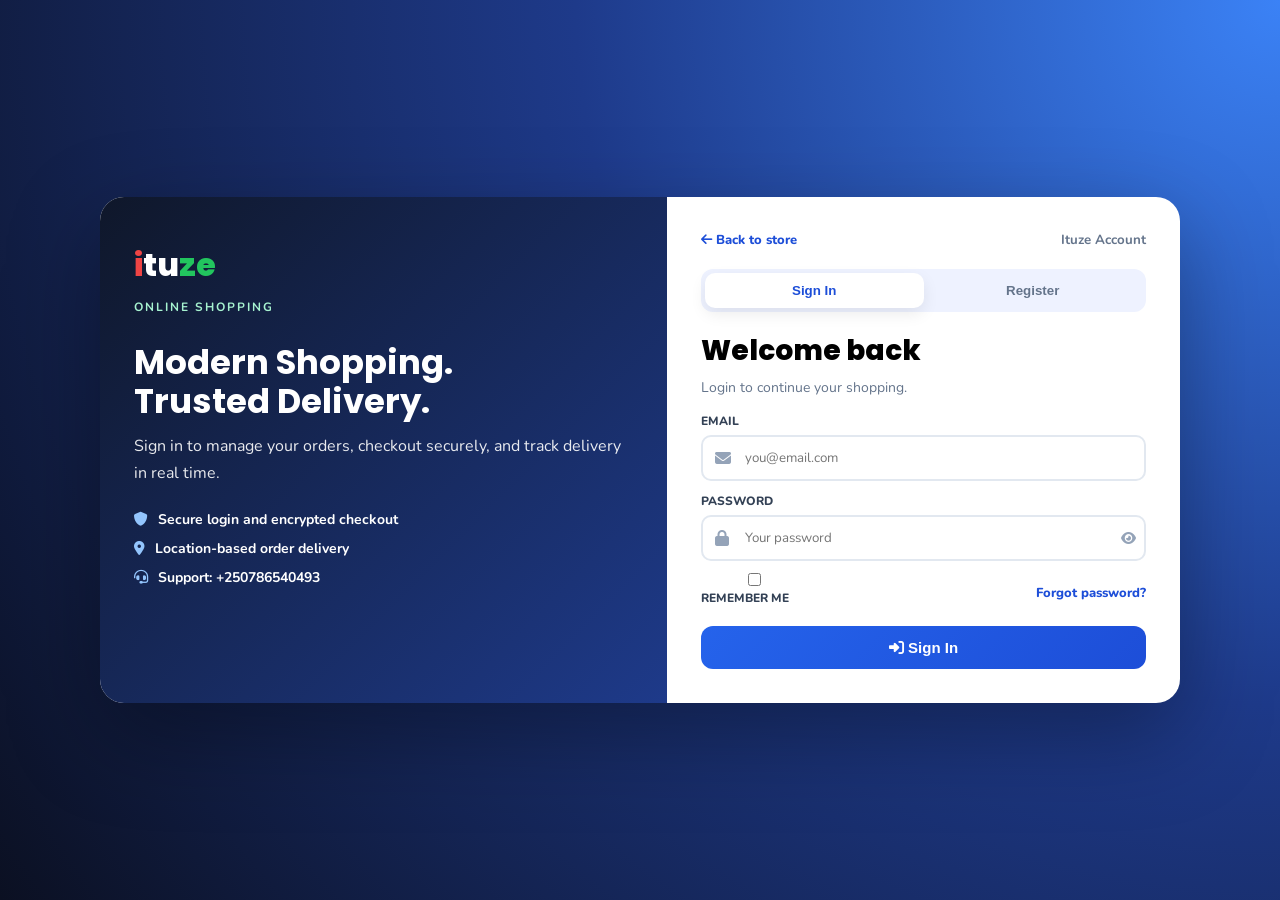
<file: public/auth.html>
<!DOCTYPE html>
<html lang="en">
<head>
  <meta charset="UTF-8" />
  <meta name="viewport" content="width=device-width, initial-scale=1.0" />
  <title>Ituze - Login / Register</title>
  <meta name="description" content="Login or register to shop at Ituze Online Shopping." />
  <meta name="robots" content="noindex, nofollow" />
  <link href="https://fonts.googleapis.com/css2?family=Nunito:wght@400;600;700;800;900&family=Poppins:wght@600;700;800&display=swap" rel="stylesheet" />
  <link rel="stylesheet" href="https://cdnjs.cloudflare.com/ajax/libs/font-awesome/6.5.0/css/all.min.css" />
  <style>
    *,*::before,*::after{box-sizing:border-box;margin:0;padding:0}
    body{font-family:'Nunito',sans-serif;min-height:100vh;background:radial-gradient(circle at top right,#3b82f6 0,#1e3a8a 45%,#0b1022 100%);display:flex;align-items:center;justify-content:center;padding:18px}
    .shell{width:100%;max-width:1080px;display:grid;grid-template-columns:1.05fr .95fr;background:#fff;border-radius:24px;overflow:hidden;box-shadow:0 30px 90px rgba(0,0,0,.35)}
    .left{padding:44px 34px;background:linear-gradient(135deg,#0f172a,#1e3a8a);color:#fff;position:relative}
    .left::after{content:'';position:absolute;inset:0;background:url('https://images.unsplash.com/photo-1607082349566-187342175e2f?auto=format&fit=crop&w=1200&q=80') center/cover;opacity:.2}
    .left-content{position:relative;z-index:1}
    .brand{font-family:'Poppins',sans-serif;font-size:32px;font-weight:800;margin-bottom:10px}
    .brand .i{color:#ef4444}.brand .z{color:#22c55e}
    .tag{font-size:12px;letter-spacing:2px;font-weight:700;color:#a7f3d0;margin-bottom:28px;display:block}
    .left h2{font-family:'Poppins',sans-serif;font-size:34px;line-height:1.15;margin-bottom:12px}
    .left p{opacity:.9;line-height:1.7;margin-bottom:22px}
    .benefit{display:flex;gap:10px;align-items:center;margin-bottom:10px;font-size:14px;font-weight:700}
    .benefit i{color:#93c5fd}

    .right{padding:34px}
    .top{display:flex;justify-content:space-between;align-items:center;margin-bottom:20px}
    .back{font-size:13px;font-weight:800;color:#1d4ed8;text-decoration:none}
    .tabs{display:flex;background:#eef2ff;padding:4px;border-radius:12px;margin-bottom:18px}
    .tab{flex:1;padding:10px;border:none;border-radius:10px;background:none;font-weight:800;color:#64748b;cursor:pointer}
    .tab.active{background:#fff;color:#1d4ed8;box-shadow:0 6px 16px rgba(0,0,0,.08)}

    .form{display:none}.form.active{display:block}
    .title{font-family:'Poppins',sans-serif;font-size:28px;font-weight:800;margin-bottom:6px}
    .sub{font-size:14px;color:#64748b;margin-bottom:16px}
    .row{display:grid;grid-template-columns:1fr 1fr;gap:10px}
    .group{margin-bottom:12px}
    label{display:block;font-size:12px;font-weight:800;color:#334155;margin-bottom:6px;text-transform:uppercase}
    .in{position:relative}
    input{width:100%;padding:12px 14px 12px 42px;border:2px solid #e2e8f0;border-radius:10px;font-family:'Nunito',sans-serif;outline:none}
    input:focus{border-color:#2563eb}
    .icon{position:absolute;left:14px;top:50%;transform:translateY(-50%);color:#94a3b8}
    .toggle{position:absolute;right:10px;top:50%;transform:translateY(-50%);background:none;border:none;color:#94a3b8;cursor:pointer}
    .meta{display:flex;justify-content:space-between;align-items:center;margin:4px 0 14px;font-size:13px}
    .meta a{color:#1d4ed8;font-weight:800;text-decoration:none}
    .btn{width:100%;padding:13px;border:none;border-radius:12px;background:linear-gradient(135deg,#2563eb,#1d4ed8);color:#fff;font-weight:800;font-size:15px;cursor:pointer}
    .btn:disabled{opacity:.7}
    .terms{margin-top:12px;font-size:12px;color:#64748b;line-height:1.6}
    .terms a{color:#1d4ed8;font-weight:800;text-decoration:none}
    .alert{display:none;padding:11px 12px;border-radius:10px;font-size:13px;font-weight:800;margin-bottom:12px}
    .alert.error{display:block;background:#fef2f2;color:#dc2626;border:1px solid #fecaca}
    .alert.success{display:block;background:#f0fdf4;color:#16a34a;border:1px solid #bbf7d0}

    .reset-card{background:#f8fafc;border:1px solid #e2e8f0;border-radius:12px;padding:14px;margin-top:12px}
    .ghost-btn{width:100%;padding:12px;border:2px solid #dbeafe;border-radius:12px;background:#fff;color:#1d4ed8;font-weight:800;cursor:pointer}
    .reset-actions{display:grid;grid-template-columns:1fr 1fr;gap:10px;margin-top:12px}

    @media (max-width:900px){.shell{grid-template-columns:1fr}.left{display:none}.right{padding:30px}}
    @media (max-width:768px){.title{font-size:24px}.sub{font-size:13px}.top{margin-bottom:14px}.reset-actions{grid-template-columns:1fr}}
    @media (max-width:480px){.row{grid-template-columns:1fr}.right{padding:20px}.tabs{margin-bottom:14px}}
  </style>
</head>
<body>
  <div class="shell">
    <aside class="left">
      <div class="left-content">
        <div class="brand"><span class="i">i</span>tu<span class="z">ze</span></div>
        <span class="tag">ONLINE SHOPPING</span>
        <h2>Modern Shopping.<br>Trusted Delivery.</h2>
        <p>Sign in to manage your orders, checkout securely, and track delivery in real time.</p>
        <div class="benefit"><i class="fas fa-shield"></i> Secure login and encrypted checkout</div>
        <div class="benefit"><i class="fas fa-location-dot"></i> Location-based order delivery</div>
        <div class="benefit"><i class="fas fa-headset"></i> Support: +250786540493</div>
      </div>
    </aside>

    <section class="right">
      <div class="top">
        <a class="back" href="index.html"><i class="fas fa-arrow-left"></i> Back to store</a>
        <small style="color:#64748b;font-weight:700">Ituze Account</small>
      </div>

      <div class="tabs">
        <button class="tab active" onclick="switchTab('login')">Sign In</button>
        <button class="tab" onclick="switchTab('register')">Register</button>
      </div>

      <form class="form active" id="loginForm" onsubmit="doLogin(event)">
        <h1 class="title">Welcome back</h1>
        <p class="sub">Login to continue your shopping.</p>
        <div id="loginAlert" class="alert"></div>

        <div class="group">
          <label>Email</label>
          <div class="in"><i class="fas fa-envelope icon"></i><input id="loginEmail" type="email" required placeholder="you@email.com" /></div>
        </div>
        <div class="group">
          <label>Password</label>
          <div class="in"><i class="fas fa-lock icon"></i><input id="loginPass" type="password" required placeholder="Your password" /><button type="button" class="toggle" onclick="togglePass('loginPass',this)"><i class="fas fa-eye"></i></button></div>
        </div>
        <div class="meta">
          <label><input type="checkbox" id="rememberMe" style="margin-right:6px">Remember me</label>
          <a href="#" onclick="switchTab('reset');return false;">Forgot password?</a>
        </div>
        <button class="btn" id="loginBtn" type="submit"><i class="fas fa-sign-in-alt"></i> Sign In</button>
      </form>

      <form class="form" id="resetForm" onsubmit="doResetPassword(event)">
        <h1 class="title">Reset your password</h1>
        <p class="sub">Enter your account email. A secure reset link will be sent instantly.</p>
        <div id="resetAlert" class="alert"></div>

        <div class="reset-card">
          <div class="group" style="margin-bottom:0">
            <label>Account Email</label>
            <div class="in"><i class="fas fa-envelope icon"></i><input id="resetEmail" type="email" required placeholder="you@email.com" /></div>
          </div>
        </div>

        <div class="reset-actions">
          <button class="btn" id="resetBtn" type="submit"><i class="fas fa-paper-plane"></i> Send Reset Link</button>
          <button class="ghost-btn" type="button" onclick="switchTab('login')"><i class="fas fa-arrow-left"></i> Back to Login</button>
        </div>
      </form>

      <form class="form" id="registerForm" onsubmit="doRegister(event)">
        <h1 class="title">Create account</h1>
        <p class="sub">Register and start ordering today.</p>
        <div id="registerAlert" class="alert"></div>

        <div class="row">
          <div class="group"><label>First Name</label><div class="in"><i class="fas fa-user icon"></i><input id="regFirstName" required /></div></div>
          <div class="group"><label>Last Name</label><div class="in"><i class="fas fa-user icon"></i><input id="regLastName" /></div></div>
        </div>
        <div class="group"><label>Email</label><div class="in"><i class="fas fa-envelope icon"></i><input id="regEmail" type="email" required /></div></div>
        <div class="group"><label>Phone Number</label><div class="in"><i class="fas fa-phone icon"></i><input id="regPhone" placeholder="+2507..." /></div></div>
        <div class="group"><label>Password</label><div class="in"><i class="fas fa-lock icon"></i><input id="regPass" type="password" minlength="6" required /><button type="button" class="toggle" onclick="togglePass('regPass',this)"><i class="fas fa-eye"></i></button></div></div>
        <div class="group"><label>Confirm Password</label><div class="in"><i class="fas fa-lock icon"></i><input id="regConfirm" type="password" required /></div></div>
        <button class="btn" id="registerBtn" type="submit"><i class="fas fa-user-plus"></i> Create Account</button>
        <p class="terms">By continuing you agree to our <a href="#">Terms</a> and <a href="#">Privacy Policy</a>. Contact: <a href="mailto:ndayisabapatrick75@gmail.com">ndayisabapatrick75@gmail.com</a></p>
      </form>
    </section>
  </div>

<script src="https://npmcdn.com/parse/dist/parse.min.js"></script>
<script>
Parse.initialize("TpiBmthg1BvbcbU9GjGUX74hHCz5Muoh5buAglTm", "mwGP82zcPZsUDUdbVN7T6H70RFydSTGxDHQIejdY");
Parse.serverURL = "https://parseapi.back4app.com/";

async function resolvePostLoginRoute(user) {
  if (!user) return 'auth.html';
  try { await Parse.Cloud.run('adminGrantAccess'); } catch (_) {}
  try {
    await Parse.Cloud.run('adminGetStats');
    return 'admin.html';
  } catch (_) {
    return 'index.html';
  }
}

const currentUser = Parse.User.current();
if (currentUser) {
  resolvePostLoginRoute(currentUser).then((route) => { window.location.href = route; });
}

if (!currentUser && window.location.hash === '#register') {
  setTimeout(() => switchTab('register'), 0);
}

if (!currentUser && window.location.hash === '#reset') {
  setTimeout(() => switchTab('reset'), 0);
}

function switchTab(tab){
  document.querySelectorAll('.tab').forEach((t,i)=>t.classList.toggle('active',(i===0&&tab==='login')||(i===1&&tab==='register')));
  document.getElementById('loginForm').classList.toggle('active',tab==='login');
  document.getElementById('registerForm').classList.toggle('active',tab==='register');
  document.getElementById('resetForm').classList.toggle('active',tab==='reset');
  clearAlerts();
}
function clearAlerts(){['loginAlert','registerAlert','resetAlert'].forEach(id=>{const e=document.getElementById(id);e.className='alert';e.textContent='';});}
function showAlert(id,msg,type){const e=document.getElementById(id);e.className=`alert ${type}`;e.textContent=msg;}
function togglePass(id,btn){const i=document.getElementById(id);const p=i.type==='password';i.type=p?'text':'password';btn.innerHTML=`<i class="fas fa-${p?'eye-slash':'eye'}"></i>`;}

async function doLogin(e){
  e.preventDefault();clearAlerts();
  const email=document.getElementById('loginEmail').value.trim();
  const pass=document.getElementById('loginPass').value;
  const btn=document.getElementById('loginBtn');
  btn.disabled=true;btn.innerHTML='<i class="fas fa-spinner fa-spin"></i> Signing in...';
  try{
    const user = await Parse.User.logIn(email,pass);
    const route = await resolvePostLoginRoute(user);
    showAlert('loginAlert','Login successful. Redirecting...','success');
    setTimeout(()=>window.location.href=route,900);
  }catch(err){
    let m=err.message||'Login failed'; if(err.code===101) m='Invalid email or password.';
    showAlert('loginAlert',m,'error'); btn.disabled=false; btn.innerHTML='<i class="fas fa-sign-in-alt"></i> Sign In';
  }
}

async function doRegister(e){
  e.preventDefault();clearAlerts();
  const firstName=document.getElementById('regFirstName').value.trim();
  const lastName=document.getElementById('regLastName').value.trim();
  const email=document.getElementById('regEmail').value.trim();
  const phone=document.getElementById('regPhone').value.trim();
  const pass=document.getElementById('regPass').value;
  const confirm=document.getElementById('regConfirm').value;
  if(pass!==confirm){showAlert('registerAlert','Passwords do not match.','error');return;}
  const btn=document.getElementById('registerBtn');
  btn.disabled=true;btn.innerHTML='<i class="fas fa-spinner fa-spin"></i> Creating account...';
  try{
    const user=new Parse.User();
    user.set('username',email);user.set('email',email);user.set('password',pass);
    user.set('firstName',firstName);user.set('lastName',lastName);user.set('phone',phone);user.set('isAdmin',false);
    await user.signUp();
    showAlert('registerAlert','Account created successfully. Redirecting...','success');
    setTimeout(()=>window.location.href='index.html',1000);
  }catch(err){
    let m=err.message||'Registration failed'; if(err.code===202) m='This email already exists.';
    showAlert('registerAlert',m,'error'); btn.disabled=false; btn.innerHTML='<i class="fas fa-user-plus"></i> Create Account';
  }
}

async function doResetPassword(e){
  e.preventDefault();
  clearAlerts();
  const email=document.getElementById('resetEmail').value.trim();
  const btn=document.getElementById('resetBtn');
  btn.disabled=true;btn.innerHTML='<i class="fas fa-spinner fa-spin"></i> Sending...';
  try{
    await Parse.User.requestPasswordReset(email);
    showAlert('resetAlert','Password reset email sent. Check your inbox (and spam folder).','success');
  }catch(err){
    const m=err?.message||'Unable to send reset email right now.';
    showAlert('resetAlert',m,'error');
  }finally{
    btn.disabled=false;btn.innerHTML='<i class="fas fa-paper-plane"></i> Send Reset Link';
  }
}
</script>
</body>
</html>
</file>
